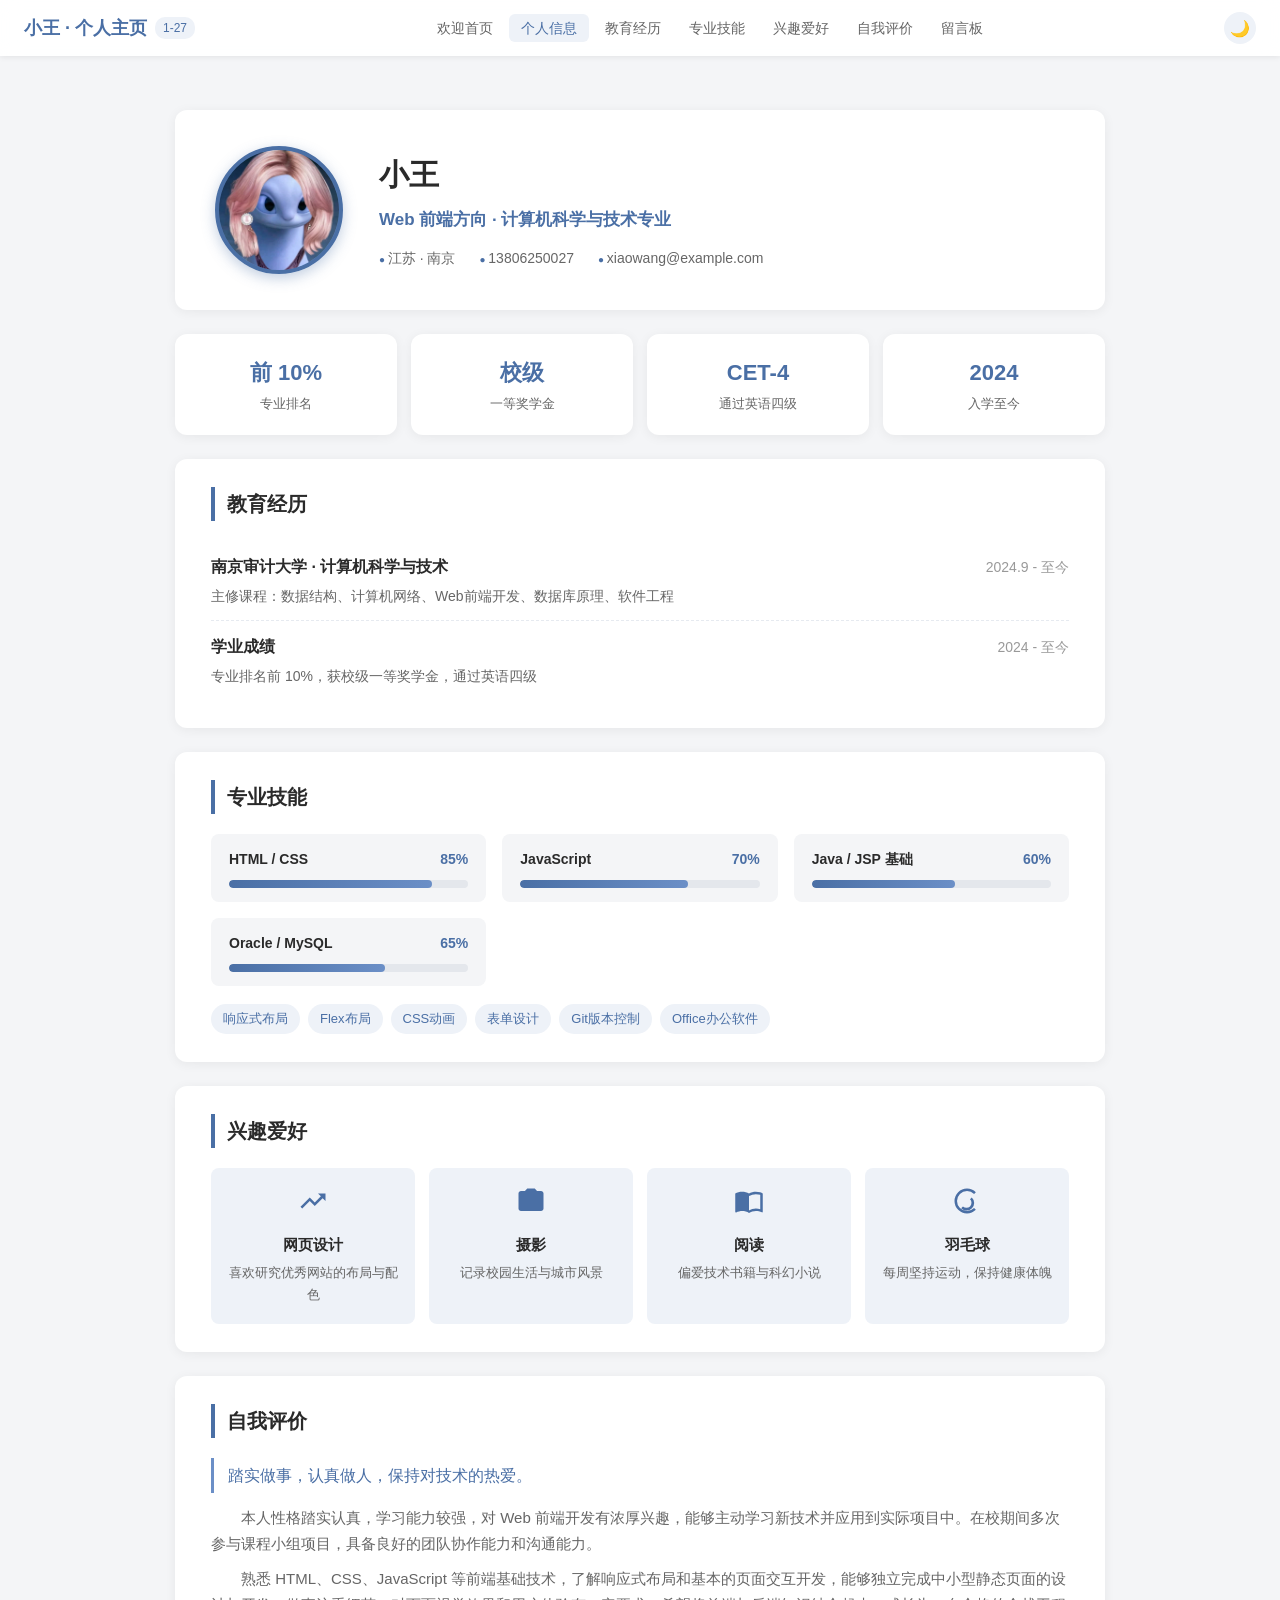
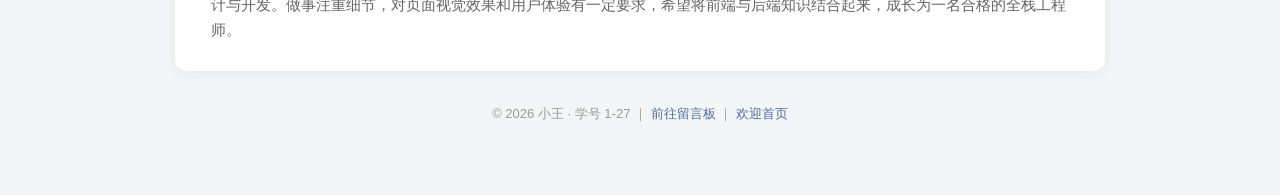
<file: index.html>
<!DOCTYPE html>
<html lang="zh-CN">
<head>
<meta charset="UTF-8">
<meta name="viewport" content="width=device-width, initial-scale=1.0">
<title>小王 · 个人介绍主页</title>
<link rel="stylesheet" href="css/style.css">
</head>
<body>

  <!-- 顶部固定导航栏 -->
  <nav class="navbar" id="navbar">
    <div class="nav-logo">小王 · 个人主页<span class="nav-badge">1-27</span></div>
    <ul class="nav-menu">
      <li><a href="start.html">欢迎首页</a></li>
      <li><a href="#profile" class="active" data-section="profile">个人信息</a></li>
      <li><a href="#education" data-section="education">教育经历</a></li>
      <li><a href="#skills" data-section="skills">专业技能</a></li>
      <li><a href="#hobbies" data-section="hobbies">兴趣爱好</a></li>
      <li><a href="#evaluation" data-section="evaluation">自我评价</a></li>
      <li><a href="guestbook.html">留言板</a></li>
    </ul>
    <div class="nav-right">
      <button class="theme-toggle" id="themeToggle" title="切换日间/夜间模式">🌙</button>
    </div>
  </nav>

  <main class="container" id="mainContent">

    <!-- 个人信息 -->
    <div class="profile-card" id="profile">
      <div class="avatar-box">
        <img src="assets/avatar.jpg" alt="小王的头像">
      </div>
      <div class="profile-info">
        <h1>小王</h1>
        <div class="position">Web 前端方向 · 计算机科学与技术专业</div>
        <div class="contact-list">
          <span>江苏 · 南京</span>
          <span>13806250027</span>
          <span>xiaowang@example.com</span>
        </div>
      </div>
    </div>

    <!-- 成绩亮点 -->
    <div class="stats-row">
      <div class="stat-item">
        <div class="stat-num">前 10%</div>
        <div class="stat-label">专业排名</div>
      </div>
      <div class="stat-item">
        <div class="stat-num">校级</div>
        <div class="stat-label">一等奖学金</div>
      </div>
      <div class="stat-item">
        <div class="stat-num">CET-4</div>
        <div class="stat-label">通过英语四级</div>
      </div>
      <div class="stat-item">
        <div class="stat-num">2024</div>
        <div class="stat-label">入学至今</div>
      </div>
    </div>

    <!-- 教育经历 -->
    <div class="section-card" id="education">
      <div class="section-title">教育经历</div>
      <div class="edu-item">
        <div class="edu-main">
          <h3>南京审计大学 · 计算机科学与技术</h3>
          <p>主修课程：数据结构、计算机网络、Web前端开发、数据库原理、软件工程</p>
        </div>
        <div class="edu-time">2024.9 - 至今</div>
      </div>
      <div class="edu-item">
        <div class="edu-main">
          <h3>学业成绩</h3>
          <p>专业排名前 10%，获校级一等奖学金，通过英语四级</p>
        </div>
        <div class="edu-time">2024 - 至今</div>
      </div>
    </div>

    <!-- 专业技能 -->
    <div class="section-card" id="skills">
      <div class="section-title">专业技能</div>
      <div class="skill-grid">
        <div class="skill-item">
          <h4><span>HTML / CSS</span><span class="skill-val">85%</span></h4>
          <div class="skill-bar"><div class="skill-bar-inner" data-width="85"></div></div>
        </div>
        <div class="skill-item">
          <h4><span>JavaScript</span><span class="skill-val">70%</span></h4>
          <div class="skill-bar"><div class="skill-bar-inner" data-width="70"></div></div>
        </div>
        <div class="skill-item">
          <h4><span>Java / JSP 基础</span><span class="skill-val">60%</span></h4>
          <div class="skill-bar"><div class="skill-bar-inner" data-width="60"></div></div>
        </div>
        <div class="skill-item">
          <h4><span>Oracle / MySQL</span><span class="skill-val">65%</span></h4>
          <div class="skill-bar"><div class="skill-bar-inner" data-width="65"></div></div>
        </div>
      </div>
      <div class="skill-tags">
        <span>响应式布局</span><span>Flex布局</span><span>CSS动画</span><span>表单设计</span><span>Git版本控制</span><span>Office办公软件</span>
      </div>
    </div>

    <!-- 兴趣爱好 -->
    <div class="section-card" id="hobbies">
      <div class="section-title">兴趣爱好</div>
      <div class="hobby-grid">
        <div class="hobby-item">
          <svg viewBox="0 0 24 24"><path d="M16 6l2.29 2.29-4.88 4.88-4-4L2 16.59 3.41 18l6-6 4 4 6.3-6.29L22 12V6z"/></svg>
          <h4>网页设计</h4>
          <p>喜欢研究优秀网站的布局与配色</p>
        </div>
        <div class="hobby-item">
          <svg viewBox="0 0 24 24"><path d="M12 15.2a3.2 3.2 0 100-6.4 3.2 3.2 0 000 6.4zM9 2L7.17 4H4c-1.1 0-2 .9-2 2v12c0 1.1.9 2 2 2h16c1.1 0 2-.9 2-2V6c0-1.1-.9-2-2-2h-3.17L15 2H9z"/></svg>
          <h4>摄影</h4>
          <p>记录校园生活与城市风景</p>
        </div>
        <div class="hobby-item">
          <svg viewBox="0 0 24 24"><path d="M21 5c-1.11-.35-2.33-.5-3.5-.5-1.95 0-4.05.4-5.5 1.5-1.45-1.1-3.55-1.5-5.5-1.5S2.45 4.9 1 6v14.65c0 .25.25.5.5.5.1 0 .15-.05.25-.05C3.1 20.45 5.05 20 6.5 20c1.95 0 4.05.4 5.5 1.5 1.35-.85 3.8-1.5 5.5-1.5 1.65 0 3.35.3 4.75 1.05.1.05.15.05.25.05.25 0 .5-.25.5-.5V6c-.6-.45-1.25-.75-2-1zm0 13.5c-1.1-.35-2.3-.5-3.5-.5-1.7 0-4.15.65-5.5 1.5V8c1.35-.85 3.8-1.5 5.5-1.5 1.2 0 2.4.15 3.5.5v11.5z"/></svg>
          <h4>阅读</h4>
          <p>偏爱技术书籍与科幻小说</p>
        </div>
        <div class="hobby-item">
          <svg viewBox="0 0 24 24"><path d="M19.07 4.93a10 10 0 100 14.14l-1.41-1.41a8 8 0 110-11.32l1.41-1.41zM15.83 9.24l-1.41 1.41a4 4 0 11-5.66 5.66l-1.41 1.41a6 6 0 108.48-8.48z"/></svg>
          <h4>羽毛球</h4>
          <p>每周坚持运动，保持健康体魄</p>
        </div>
      </div>
    </div>

    <!-- 自我评价 -->
    <div class="section-card self-eval" id="evaluation">
      <div class="section-title">自我评价</div>
      <div class="quote">踏实做事，认真做人，保持对技术的热爱。</div>
      <p>本人性格踏实认真，学习能力较强，对 Web 前端开发有浓厚兴趣，能够主动学习新技术并应用到实际项目中。在校期间多次参与课程小组项目，具备良好的团队协作能力和沟通能力。</p>
      <p>熟悉 HTML、CSS、JavaScript 等前端基础技术，了解响应式布局和基本的页面交互开发，能够独立完成中小型静态页面的设计与开发。做事注重细节，对页面视觉效果和用户体验有一定要求，希望将前端与后端知识结合起来，成长为一名合格的全栈工程师。</p>
    </div>

    <div class="footer">
      © 2026 小王 · 学号 1-27 ｜ <a href="guestbook.html">前往留言板</a> ｜ <a href="start.html">欢迎首页</a>
    </div>

  </main>

  <!-- 返回顶部 -->
  <button class="back-top" id="backTop" title="返回顶部">↑</button>

  <script src="js/main.js"></script>
</body>
</html>
</file>
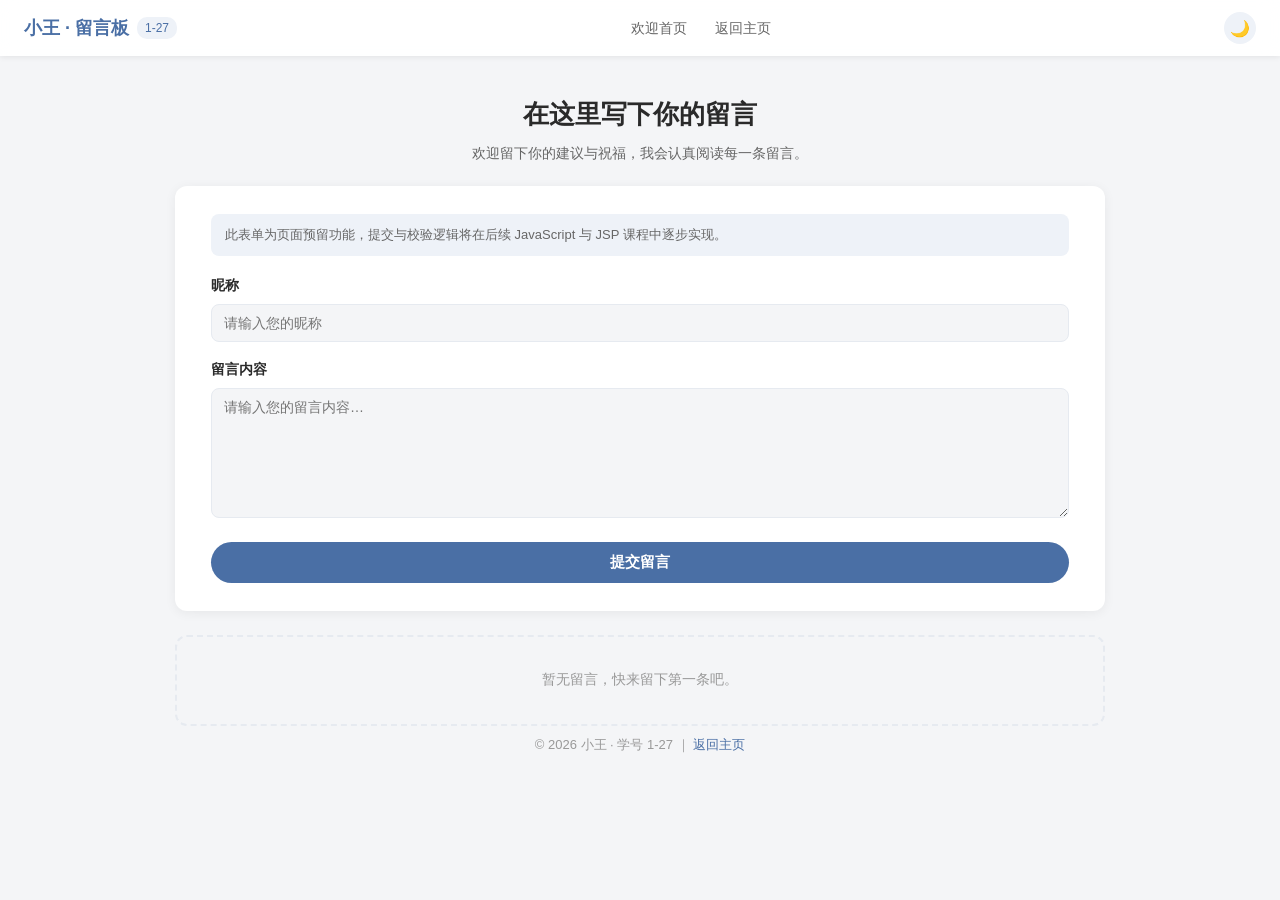
<file: guestbook.html>
<!DOCTYPE html>
<html lang="zh-CN">
<head>
<meta charset="UTF-8">
<meta name="viewport" content="width=device-width, initial-scale=1.0">
<title>留言板 · 小王</title>
<link rel="stylesheet" href="css/style.css">
</head>
<body>

  <!-- 顶部固定导航栏 -->
  <nav class="navbar" id="navbar">
    <div class="nav-logo">小王 · 留言板<span class="nav-badge">1-27</span></div>
    <ul class="nav-menu">
      <li><a href="start.html">欢迎首页</a></li>
      <li><a href="index.html">返回主页</a></li>
    </ul>
    <div class="nav-right">
      <button class="theme-toggle" id="themeToggle" title="切换日间/夜间模式">🌙</button>
    </div>
  </nav>

  <main class="container">

    <h2 class="page-title">在这里写下你的留言</h2>
    <p class="page-desc">欢迎留下你的建议与祝福，我会认真阅读每一条留言。</p>

    <!-- 留言表单（预留，暂无功能代码） -->
    <div class="section-card">
      <div class="form-tip">此表单为页面预留功能，提交与校验逻辑将在后续 JavaScript 与 JSP 课程中逐步实现。</div>
      <form class="msg-form" method="post" action="#">
        <div class="field">
          <label for="nick">昵称</label>
          <input type="text" id="nick" name="nick" placeholder="请输入您的昵称">
        </div>
        <div class="field">
          <label for="message">留言内容</label>
          <textarea id="message" name="message" placeholder="请输入您的留言内容…"></textarea>
        </div>
        <button type="submit" class="btn-submit">提交留言</button>
      </form>
    </div>

    <!-- 留言列表占位 -->
    <div class="msg-empty">
      暂无留言，快来留下第一条吧。
    </div>

    <div class="footer">
      © 2026 小王 · 学号 1-27 ｜ <a href="index.html">返回主页</a>
    </div>

  </main>

  <!-- 返回顶部 -->
  <button class="back-top" id="backTop" title="返回顶部">↑</button>

  <script src="js/main.js"></script>
</body>
</html>
</file>
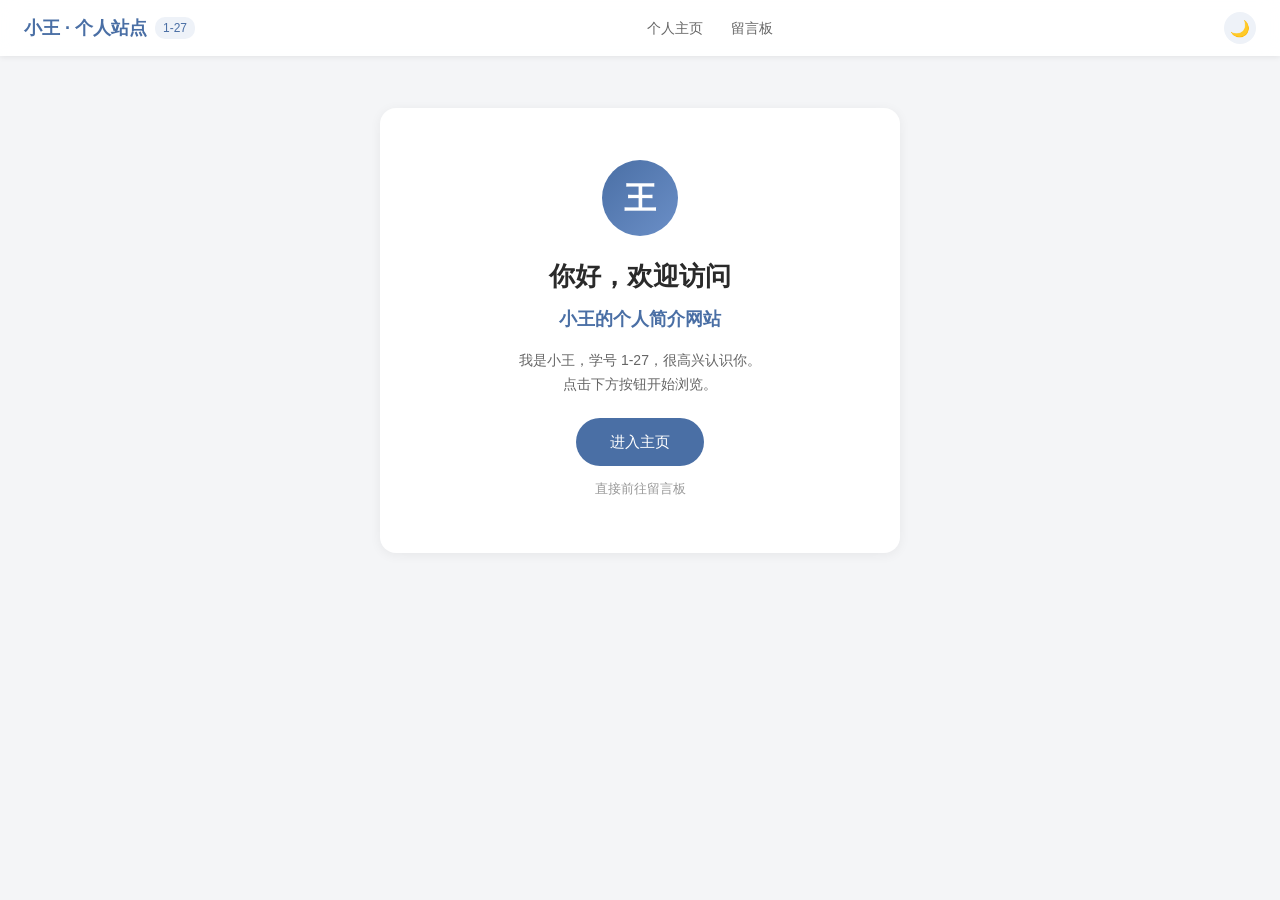
<file: start.html>
<!DOCTYPE html>
<html lang="zh-CN">
<head>
<meta charset="UTF-8">
<meta name="viewport" content="width=device-width, initial-scale=1.0">
<title>欢迎来到小王的个人站点</title>
<link rel="stylesheet" href="css/style.css">
</head>
<body class="welcome-page">

  <!-- 顶部固定导航栏 -->
  <nav class="navbar">
    <div class="nav-logo">小王 · 个人站点<span class="nav-badge">1-27</span></div>
    <ul class="nav-menu">
      <li><a href="index.html">个人主页</a></li>
      <li><a href="guestbook.html">留言板</a></li>
    </ul>
    <div class="nav-right">
      <button class="theme-toggle" id="themeToggle" title="切换日间/夜间模式">🌙</button>
    </div>
  </nav>

  <div class="welcome-box">
    <div class="w-icon">王</div>
    <h1>你好，欢迎访问</h1>
    <h2>小王的个人简介网站</h2>
    <p>我是小王，学号 1-27，很高兴认识你。<br>点击下方按钮开始浏览。</p>
    <a href="index.html" class="enter-btn">进入主页</a><br>
    <a href="guestbook.html" class="link-small">直接前往留言板</a>
  </div>

  <script src="js/main.js"></script>
</body>
</html>
</file>
<file: css/style.css>
/* ============================================================
   小王个人简介网站 · 全局样式表 style.css
   设计风格：效仿第一次作业「求职者信息展示页」
   主色调：#4a6fa5 蓝色系 · 白/浅灰卡片 · 毛玻璃固定导航
   支持：深色模式、技能进度条、统计亮点、响应式
   ============================================================ */

:root {
  --primary: #4a6fa5;
  --primary-light: #6b8fc7;
  --primary-soft: #eef2f8;
  --bg: #f4f5f7;
  --card: #ffffff;
  --text: #2a2a2a;
  --text-sub: #666666;
  --text-light: #999999;
  --border: #e6eaf0;
  --bar-bg: #e4e7ec;
  --nav-bg: rgba(255, 255, 255, 0.92);
  --radius: 12px;
  --radius-sm: 8px;
  --shadow: 0 2px 12px rgba(0, 0, 0, 0.06);
  --shadow-hover: 0 6px 20px rgba(0, 0, 0, 0.1);
  --font-body: "Microsoft YaHei", "PingFang SC", "Hiragino Sans GB", Arial, sans-serif;
  --font-serif: "KaiTi", "STKaiti", serif;
}

body.dark {
  --primary: #8ab4f8;
  --primary-light: #a6c4f8;
  --primary-soft: rgba(74, 111, 165, 0.2);
  --bg: #1a1a2e;
  --card: #252540;
  --text: #e0e0e0;
  --text-sub: #aaa;
  --text-light: #888;
  --border: #3a3a5a;
  --bar-bg: #3a3a5a;
  --nav-bg: rgba(26, 26, 46, 0.92);
  --shadow: 0 2px 12px rgba(0, 0, 0, 0.3);
  --shadow-hover: 0 6px 20px rgba(0, 0, 0, 0.4);
}

* { margin: 0; padding: 0; box-sizing: border-box; }
html { scroll-behavior: smooth; }
body {
  font-family: var(--font-body);
  background: var(--bg);
  color: var(--text);
  line-height: 1.7;
  padding-top: 62px;
  transition: background 0.3s, color 0.3s;
}
a { color: var(--primary); text-decoration: none; transition: color 0.2s; }
a:hover { color: var(--primary-light); }

/* ================= 顶部固定导航栏 ================= */
.navbar {
  position: fixed;
  top: 0; left: 0; right: 0;
  height: 56px;
  background: var(--nav-bg);
  backdrop-filter: blur(10px);
  -webkit-backdrop-filter: blur(10px);
  box-shadow: 0 1px 6px rgba(0, 0, 0, 0.08);
  z-index: 1000;
  display: flex;
  align-items: center;
  justify-content: space-between;
  padding: 0 24px;
  gap: 12px;
  transition: transform 0.3s ease, background 0.3s;
}
.navbar.hidden { transform: translateY(-100%); }
.nav-logo {
  font-size: 18px;
  font-weight: 700;
  color: var(--primary);
  display: flex;
  align-items: center;
  gap: 8px;
  white-space: nowrap;
}
.nav-badge {
  font-size: 12px;
  font-weight: 400;
  background: var(--primary-soft);
  color: var(--primary);
  border-radius: 10px;
  padding: 1px 8px;
}
.nav-menu { display: flex; gap: 4px; list-style: none; flex-wrap: nowrap; }
.nav-menu a {
  color: var(--text-sub);
  font-size: 14px;
  padding: 6px 12px;
  border-radius: 6px;
  transition: all 0.2s;
  white-space: nowrap;
}
.nav-menu a:hover, .nav-menu a.active { background: var(--primary-soft); color: var(--primary); }
.nav-right { display: flex; align-items: center; gap: 8px; }
.theme-toggle {
  width: 32px; height: 32px;
  border-radius: 50%;
  border: none;
  background: var(--primary-soft);
  cursor: pointer;
  font-size: 16px;
  display: flex;
  align-items: center;
  justify-content: center;
  transition: background 0.2s;
}
.theme-toggle:hover { background: var(--primary-light); }

/* ================= 页面容器 ================= */
.container { max-width: 960px; margin: 0 auto; padding: 24px 15px 40px; }

/* ================= 欢迎页（前置页面） ================= */
.welcome-page { padding-top: 0; }
.welcome-box {
  text-align: center;
  padding: 52px 44px;
  background: var(--card);
  border-radius: 16px;
  box-shadow: var(--shadow);
  max-width: 520px;
  margin: 12vh auto 20px;
  transition: transform 0.25s, box-shadow 0.25s, background 0.3s;
}
.welcome-box:hover { transform: translateY(-3px); box-shadow: var(--shadow-hover); }
.welcome-box .w-icon {
  width: 76px; height: 76px;
  border-radius: 50%;
  background: linear-gradient(135deg, var(--primary), var(--primary-light));
  display: flex; align-items: center; justify-content: center;
  margin: 0 auto 18px;
  font-size: 32px; font-weight: 700; color: #fff;
}
.welcome-box h1 { font-size: 26px; color: var(--text); margin-bottom: 6px; }
.welcome-box h2 { font-size: 18px; color: var(--primary); margin-bottom: 14px; }
.welcome-box p { font-size: 14px; color: var(--text-sub); margin-bottom: 22px; }
.enter-btn {
  display: inline-block;
  padding: 11px 34px;
  background: var(--primary);
  color: #fff;
  border-radius: 24px;
  font-size: 15px;
  transition: background 0.2s, transform 0.2s;
}
.enter-btn:hover { background: var(--primary-light); color: #fff; transform: translateY(-2px); }
.link-small { display: inline-block; margin-top: 12px; font-size: 13px; color: var(--text-light); }
.link-small:hover { color: var(--primary); }

/* ================= 个人信息卡片 ================= */
.profile-card {
  background: var(--card);
  border-radius: var(--radius);
  padding: 36px 40px;
  display: flex;
  align-items: center;
  gap: 36px;
  box-shadow: var(--shadow);
  margin: 24px 0;
  transition: transform 0.25s, box-shadow 0.25s, background 0.3s;
}
.profile-card:hover { transform: translateY(-3px); box-shadow: var(--shadow-hover); }
.avatar-box {
  width: 128px; height: 128px;
  border-radius: 50%;
  overflow: hidden;
  border: 4px solid var(--primary);
  box-shadow: 0 4px 14px rgba(74, 111, 165, 0.35);
  flex-shrink: 0;
  background: linear-gradient(135deg, var(--primary), var(--primary-light));
}
.avatar-box img { width: 100%; height: 100%; object-fit: cover; display: block; }
.profile-info h1 { font-size: 30px; color: var(--text); margin-bottom: 6px; }
.profile-info .position {
  font-size: 17px;
  color: var(--primary);
  font-weight: 600;
  margin-bottom: 12px;
}
.contact-list { display: flex; flex-wrap: wrap; gap: 10px 24px; font-size: 14px; color: var(--text-sub); }
.contact-list span::before { content: "● "; color: var(--primary); font-size: 10px; }

/* ================= 统计亮点 ================= */
.stats-row {
  display: grid;
  grid-template-columns: repeat(auto-fit, minmax(180px, 1fr));
  gap: 14px;
  margin-bottom: 24px;
}
.stat-item {
  background: var(--card);
  border-radius: var(--radius);
  padding: 20px 16px;
  text-align: center;
  box-shadow: var(--shadow);
  transition: transform 0.25s, box-shadow 0.25s, background 0.3s;
}
.stat-item:hover { transform: translateY(-3px); box-shadow: var(--shadow-hover); }
.stat-num { font-size: 22px; font-weight: 700; color: var(--primary); margin-bottom: 2px; }
.stat-label { font-size: 13px; color: var(--text-sub); }

/* ================= 通用卡片 ================= */
.section-card {
  background: var(--card);
  border-radius: var(--radius);
  padding: 28px 36px;
  margin-bottom: 24px;
  box-shadow: var(--shadow);
  transition: transform 0.25s, box-shadow 0.25s, background 0.3s;
}
.section-card:hover { transform: translateY(-3px); box-shadow: var(--shadow-hover); }
.section-title {
  font-size: 20px;
  font-weight: 700;
  color: var(--text);
  border-left: 4px solid var(--primary);
  padding-left: 12px;
  margin-bottom: 20px;
}

/* ================= 教育经历 ================= */
.edu-item {
  display: flex;
  justify-content: space-between;
  align-items: flex-start;
  padding: 12px 0;
  border-bottom: 1px dashed var(--border);
}
.edu-item:last-child { border-bottom: none; }
.edu-main h3 { font-size: 16px; color: var(--text); margin-bottom: 4px; }
.edu-main p { font-size: 14px; color: var(--text-sub); }
.edu-time { font-size: 14px; color: var(--text-light); white-space: nowrap; padding-top: 3px; }

/* ================= 专业技能 ================= */
.skill-grid {
  display: grid;
  grid-template-columns: repeat(auto-fit, minmax(240px, 1fr));
  gap: 16px;
}
.skill-item {
  background: var(--bg);
  border-radius: var(--radius-sm);
  padding: 14px 18px;
  transition: background 0.3s;
}
.skill-item h4 {
  font-size: 14px;
  color: var(--text);
  margin-bottom: 8px;
  display: flex;
  justify-content: space-between;
  align-items: center;
}
.skill-val { color: var(--primary); font-weight: 600; }
.skill-bar { height: 8px; background: var(--bar-bg); border-radius: 4px; overflow: hidden; }
.skill-bar-inner {
  height: 100%;
  width: 0;
  background: linear-gradient(90deg, var(--primary), var(--primary-light));
  border-radius: 4px;
  transition: width 1s ease;
}
.skill-tags { display: flex; flex-wrap: wrap; gap: 8px; margin-top: 18px; }
.skill-tags span {
  background: var(--primary-soft);
  color: var(--primary);
  font-size: 13px;
  padding: 4px 12px;
  border-radius: 20px;
  transition: all 0.2s;
  cursor: pointer;
}
.skill-tags span:hover { background: var(--primary); color: #fff; }

/* ================= 兴趣爱好 ================= */
.hobby-grid {
  display: grid;
  grid-template-columns: repeat(auto-fit, minmax(190px, 1fr));
  gap: 14px;
}
.hobby-item {
  background: var(--primary-soft);
  border-radius: var(--radius-sm);
  padding: 18px 16px;
  text-align: center;
  transition: transform 0.2s, background 0.3s;
}
.hobby-item:hover { transform: translateY(-4px); background: var(--primary-light); }
.hobby-item svg { width: 30px; height: 30px; margin-bottom: 8px; fill: var(--primary); }
.hobby-item:hover svg { fill: #fff; }
.hobby-item h4 { font-size: 15px; color: var(--text); margin-bottom: 4px; }
.hobby-item p { font-size: 13px; color: var(--text-sub); }
.hobby-item:hover h4, .hobby-item:hover p { color: #fff; }

/* ================= 自我评价 ================= */
.self-eval .quote {
  font-family: var(--font-serif);
  font-size: 16px;
  color: var(--primary);
  border-left: 3px solid var(--primary-light);
  padding: 4px 0 4px 14px;
  margin-bottom: 12px;
}
.self-eval p { font-size: 15px; color: var(--text-sub); text-indent: 2em; margin-bottom: 10px; }
.self-eval p:last-child { margin-bottom: 0; }

/* ================= 留言板页面 ================= */
.page-title { font-size: 26px; text-align: center; margin: 6px 0 6px; }
.page-desc { text-align: center; color: var(--text-sub); font-size: 14px; margin-bottom: 20px; }
.form-tip {
  font-size: 13px;
  color: var(--text-sub);
  background: var(--primary-soft);
  border-radius: var(--radius-sm);
  padding: 10px 14px;
  margin-bottom: 18px;
}
.msg-form .field { margin-bottom: 16px; }
.msg-form label { display: block; font-size: 14px; font-weight: 600; margin-bottom: 6px; }
.msg-form input, .msg-form textarea {
  width: 100%;
  padding: 10px 12px;
  border: 1px solid var(--border);
  border-radius: var(--radius-sm);
  font-size: 14px;
  font-family: var(--font-body);
  background: var(--bg);
  color: var(--text);
  outline: none;
  transition: border-color 0.2s, box-shadow 0.2s;
}
.msg-form input:focus, .msg-form textarea:focus {
  border-color: var(--primary);
  box-shadow: 0 0 0 3px var(--primary-soft);
}
.msg-form textarea { min-height: 130px; resize: vertical; }
.btn-submit {
  width: 100%;
  padding: 11px;
  border: none;
  border-radius: 22px;
  background: var(--primary);
  color: #fff;
  font-size: 15px;
  font-weight: 600;
  cursor: pointer;
  transition: background 0.2s;
  font-family: var(--font-body);
}
.btn-submit:hover { background: var(--primary-light); }
.msg-empty {
  border: 2px dashed var(--border);
  border-radius: var(--radius);
  padding: 32px 16px;
  text-align: center;
  color: var(--text-light);
  font-size: 13.5px;
  margin-top: 20px;
}

/* ================= 返回顶部 ================= */
.back-top {
  position: fixed;
  bottom: 30px; right: 30px;
  width: 44px; height: 44px;
  border-radius: 50%;
  background: var(--primary);
  color: #fff;
  border: none;
  font-size: 20px;
  cursor: pointer;
  box-shadow: 0 2px 10px rgba(74, 111, 165, 0.4);
  opacity: 0;
  visibility: hidden;
  transition: all 0.3s;
  z-index: 999;
}
.back-top.show { opacity: 1; visibility: visible; }
.back-top:hover { background: var(--primary-light); transform: translateY(-2px); }

/* ================= 页脚 ================= */
.footer {
  text-align: center;
  font-size: 13px;
  color: var(--text-light);
  padding: 8px 0 30px;
}
.footer a { color: var(--primary); }

/* ================= 页面过渡动画 ================= */
.fade-in { animation: fadeIn 0.4s ease; }
@keyframes fadeIn {
  from { opacity: 0; transform: translateY(10px); }
  to { opacity: 1; transform: translateY(0); }
}

/* ================= 响应式适配 ================= */
@media (max-width: 768px) {
  body { padding-top: 56px; }
  .nav-menu { display: none; }
  .navbar { justify-content: space-between; padding: 0 16px; }
  .profile-card { flex-direction: column; text-align: center; padding: 28px 20px; }
  .contact-list { justify-content: center; }
  .section-card { padding: 22px 20px; }
  .edu-item { flex-direction: column; gap: 4px; }
  .welcome-box { padding: 36px 24px; margin-top: 8vh; }
}
</file>
